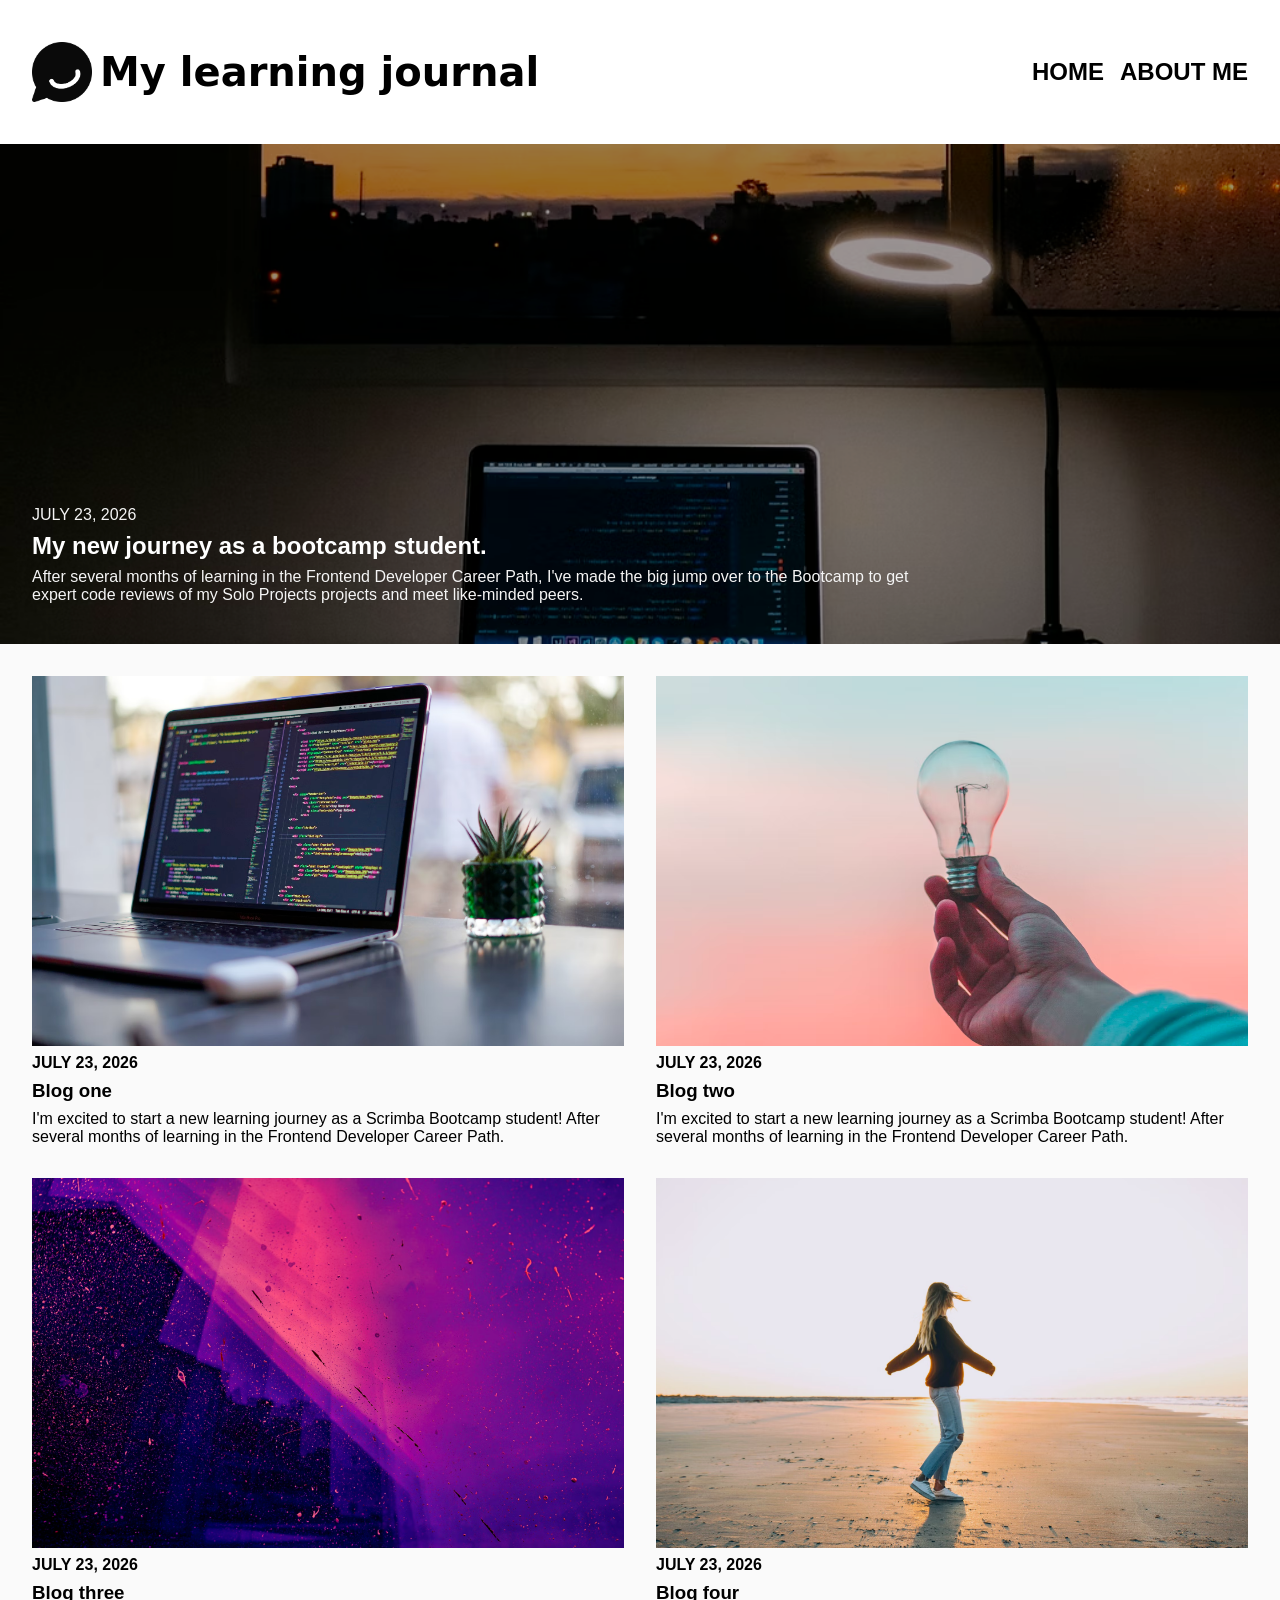
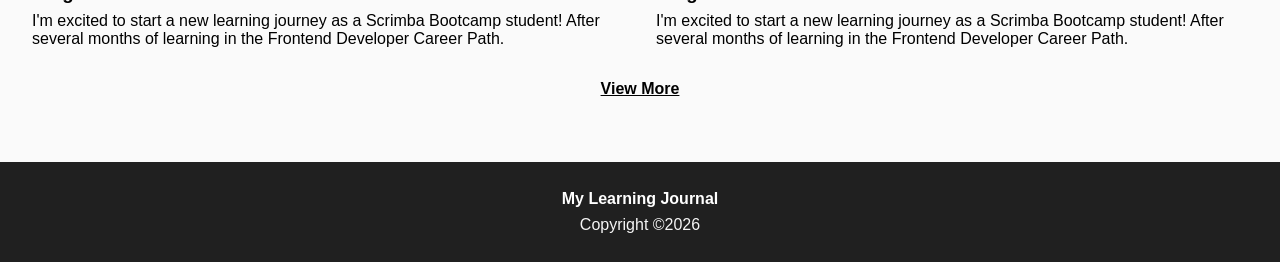
<file: index.html>
<!DOCTYPE html>
<html lang="en">

<head>
    <meta charset="UTF-8">
    <meta name="viewport" content="width=device-width, initial-scale=1.0">
    <link rel="stylesheet" href="index.css">
    <title>Home</title>
</head>

<body>
    <header>
        <div class="container">
            <nav>
                <a href="index.html"><img class="logo" src="images/logo.png" alt="logo"></a>
                <h1 class="logo-title"><a href="index.html">My learning journal</a></h1>
                <ul>
                    <li><a href="index.html">HOME</a></li>
                    <li><a href="about.html">ABOUT ME</a></li>
                </ul>
            </nav>
        </div>
    </header>
    <main>
        <section class="hero">
            <div class="hero-content container">
                <h4 class="date">JULY 23, 2026</h4>
                <h1 class="title">My new journey as a bootcamp student.</h1>
                <p class="summary">
                    After several months of learning in the Frontend Developer Career Path, I've made the big jump over
                    to the Bootcamp to get expert code reviews of my Solo Projects projects and meet like-minded peers.
                </p>
            </div>
        </section>
        <article class="container">
            <section class="blogs">
                <div class="blog-card">
                    <img src="images/blog1.png" alt="blog1">
                    <h4>JULY 23, 2026</h4>
                    <h1><a href="blogx.html">Blog one</a></h1>
                    <p>I'm excited to start a new learning journey as a Scrimba Bootcamp student! After several months
                        of learning in the Frontend Developer Career Path.</p>
                </div>
                <div class="blog-card">
                    <img src="images/blog2.png" alt="blog1">
                    <h4>JULY 23, 2026</h4>
                    <h1><a href="blogx.html">Blog two</a></h1>
                    <p>I'm excited to start a new learning journey as a Scrimba Bootcamp student! After several months
                        of learning in the Frontend Developer Career Path.</p>
                </div>
                <div class="blog-card">
                    <img src="images/blog3.png" alt="blog1">
                    <h4>JULY 23, 2026</h4>
                    <h1><a href="blogx.html">Blog three</a></h1>
                    <p>I'm excited to start a new learning journey as a Scrimba Bootcamp student! After several months
                        of learning in the Frontend Developer Career Path.</p>
                </div>
                <div class="blog-card">
                    <img src="images/blog4.png" alt="blog1">
                    <h4>JULY 23, 2026</h4>
                    <h1><a href="blogx.html">Blog four</a></h1>
                    <p>I'm excited to start a new learning journey as a Scrimba Bootcamp student! After several months
                        of learning in the Frontend Developer Career Path.</p>
                </div>
                <div class="blog-card">
                    <img src="images/blog5.png" alt="blog1">
                    <h4>JULY 23, 2026</h4>
                    <h1><a href="blogx.html">Blog five</a></h1>
                    <p>I'm excited to start a new learning journey as a Scrimba Bootcamp student! After several months
                        of learning in the Frontend Developer Career Path.</p>
                </div>
                <div class="blog-card">
                    <img src="images/blog6.png" alt="blog1">
                    <h4>JULY 23, 2026</h4>
                    <h1><a href="">Blog six</a></h1>
                    <p>I'm excited to start a new learning journey as a Scrimba Bootcamp student! After several months
                        of learning in the Frontend Developer Career Path.</p>
                </div>
                <div class="blog-card">
                    <img src="images/blog7.png" alt="blog1">
                    <h4>JULY 23, 2026</h4>
                    <h1><a href="blogx.html">Blog seven</a></h1>
                    <p>I'm excited to start a new learning journey as a Scrimba Bootcamp student! After several months
                        of learning in the Frontend Developer Career Path.</p>
                </div>
            </section>
            <div class="viewmore-btn">View More</div>
        </article>

    </main>
    <footer>
        <div class="container">
            <div class="footer-content">
                <h4>My Learning Journal</h4>
                <p>Copyright ©2026</p>
            </div>
        </div>
    </footer>
    <script type="module" src="index.js"></script>
</body>

</html>
</file>
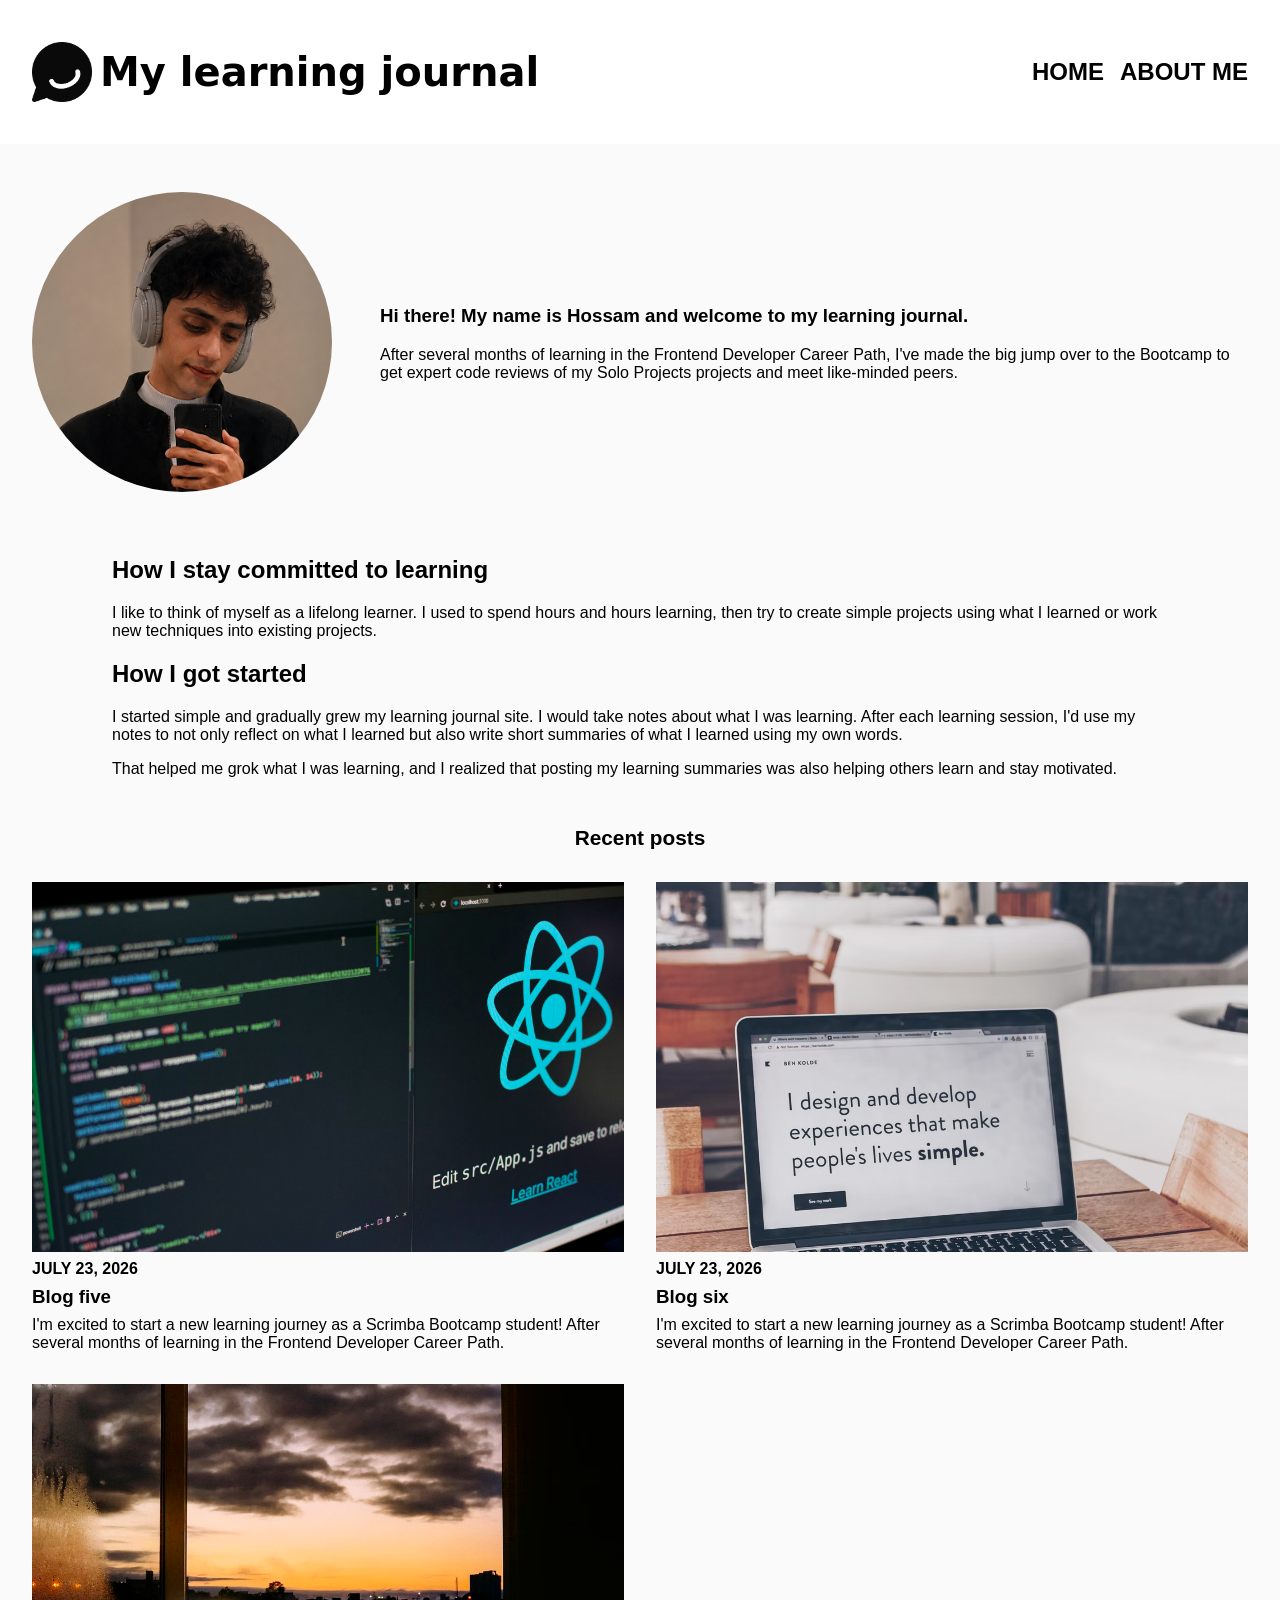
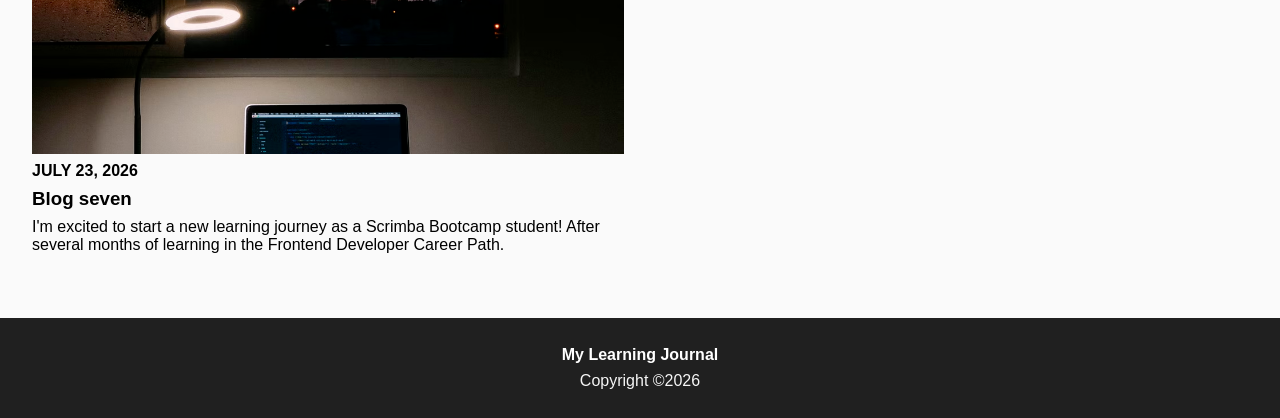
<file: about.html>
<!DOCTYPE html>
<html lang="en">

<head>
    <meta charset="UTF-8">
    <meta name="viewport" content="width=device-width, initial-scale=1.0">
    <link rel="stylesheet" href="index.css">
    <title>About me</title>
</head>

<body>
    <header>
        <div class="container">
            <nav>
                <a href="index.html"><img class="logo" src="images/logo.png" alt="logo"></a>
                <h1 class="logo-title"><a href="index.html">My learning journal</a></h1>
                <ul>
                    <li><a href="index.html">HOME</a></li>
                    <li><a href="about.html">ABOUT ME</a></li>
                </ul>
            </nav>
        </div>
    </header>
    <main>
        <article class="container">
            <section class="about-content">
                <div class="bio">
                    <img class="avatar" src="images/user-avatar.png" alt="avatar">
                    <div>
                        <h1>Hi there! My name is Hossam and welcome to my learning journal.</h1>
                        <p>After several months of learning in the Frontend Developer Career Path, I've made the big
                            jump
                            over
                            to the Bootcamp to get expert code reviews of my Solo Projects projects and meet like-minded
                            peers.
                        </p>
                    </div>

                </div>
                <div class="progress">
                    <h2>How I stay committed to learning</h2>
                    <p>I like to think of myself as a lifelong learner. I used to spend hours and hours learning, then
                        try to create simple projects using what I learned or work new techniques into existing
                        projects.</p>
                    <h2>How I got started</h2>
                    <p>I started simple and gradually grew my learning journal site. I would take notes about what I was
                        learning. After each learning session, I'd use my notes to not only reflect on what I learned
                        but also write short summaries of what I learned using my own words.</p>
                    <p>That helped me grok what I was learning, and I realized that posting my learning summaries was
                        also helping others learn and stay motivated.</p>
                </div>


            </section>
        </article>

        <article class="container">
            <div class="recent-title">Recent posts</div>
            <section class="blogs">

                <div class="blog-card">
                    <img src="images/blog5.png" alt="blog1">
                    <h4>JULY 23, 2026</h4>
                    <h1><a href="">Blog five</a></h1>
                    <p>I'm excited to start a new learning journey as a Scrimba Bootcamp student! After several months
                        of learning in the Frontend Developer Career Path.</p>
                </div>
                <div class="blog-card">
                    <img src="images/blog6.png" alt="blog1">
                    <h4>JULY 23, 2026</h4>
                    <h1><a href="">Blog six</a></h1>
                    <p>I'm excited to start a new learning journey as a Scrimba Bootcamp student! After several months
                        of learning in the Frontend Developer Career Path.</p>
                </div>
                <div class="blog-card">
                    <img src="images/blog7.png" alt="blog1">
                    <h4>JULY 23, 2026</h4>
                    <h1><a href="">Blog seven</a></h1>
                    <p>I'm excited to start a new learning journey as a Scrimba Bootcamp student! After several months
                        of learning in the Frontend Developer Career Path.</p>
                </div>
            </section>

        </article>

    </main>
    <footer>
        <div class="container">
            <div class="footer-content">
                <h4>My Learning Journal</h4>
                <p>Copyright ©2026</p>
            </div>
        </div>
    </footer>
    <script type="module" src="index.js"></script>
</body>

</html>
</file>
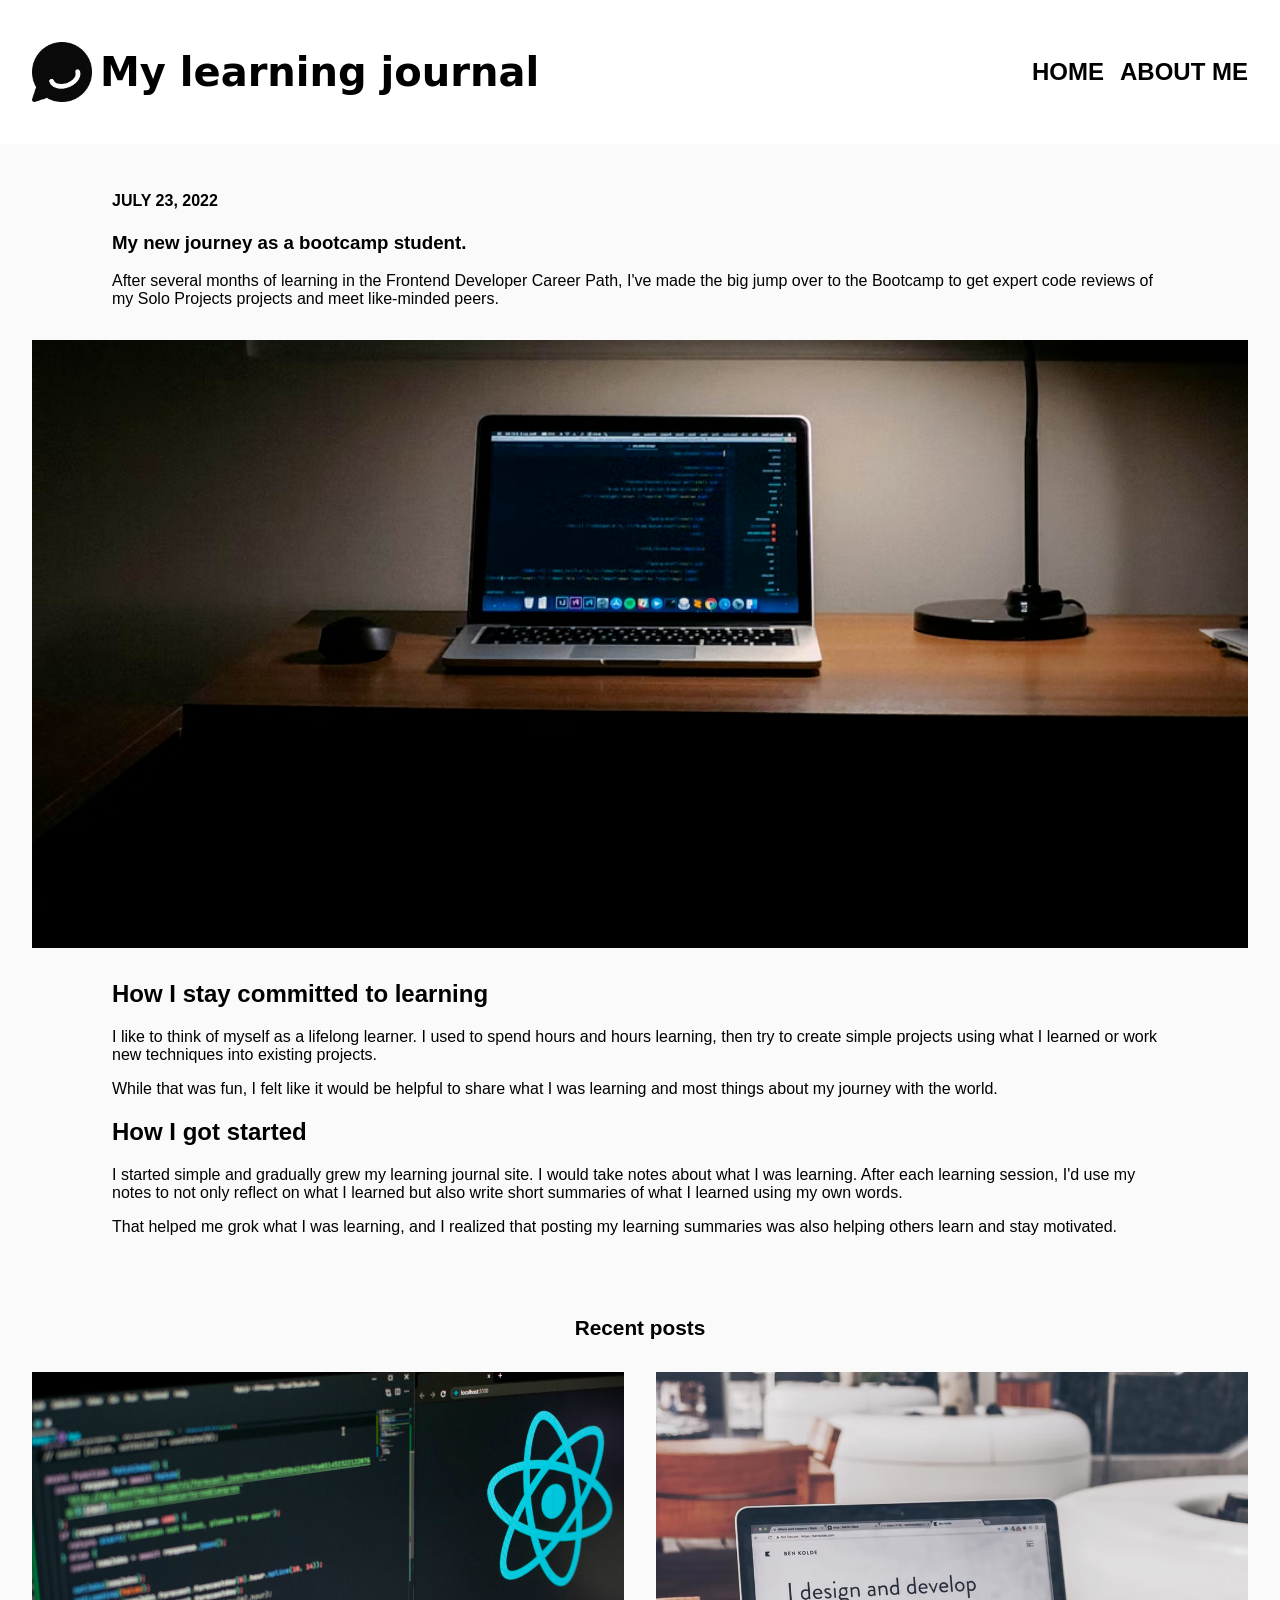
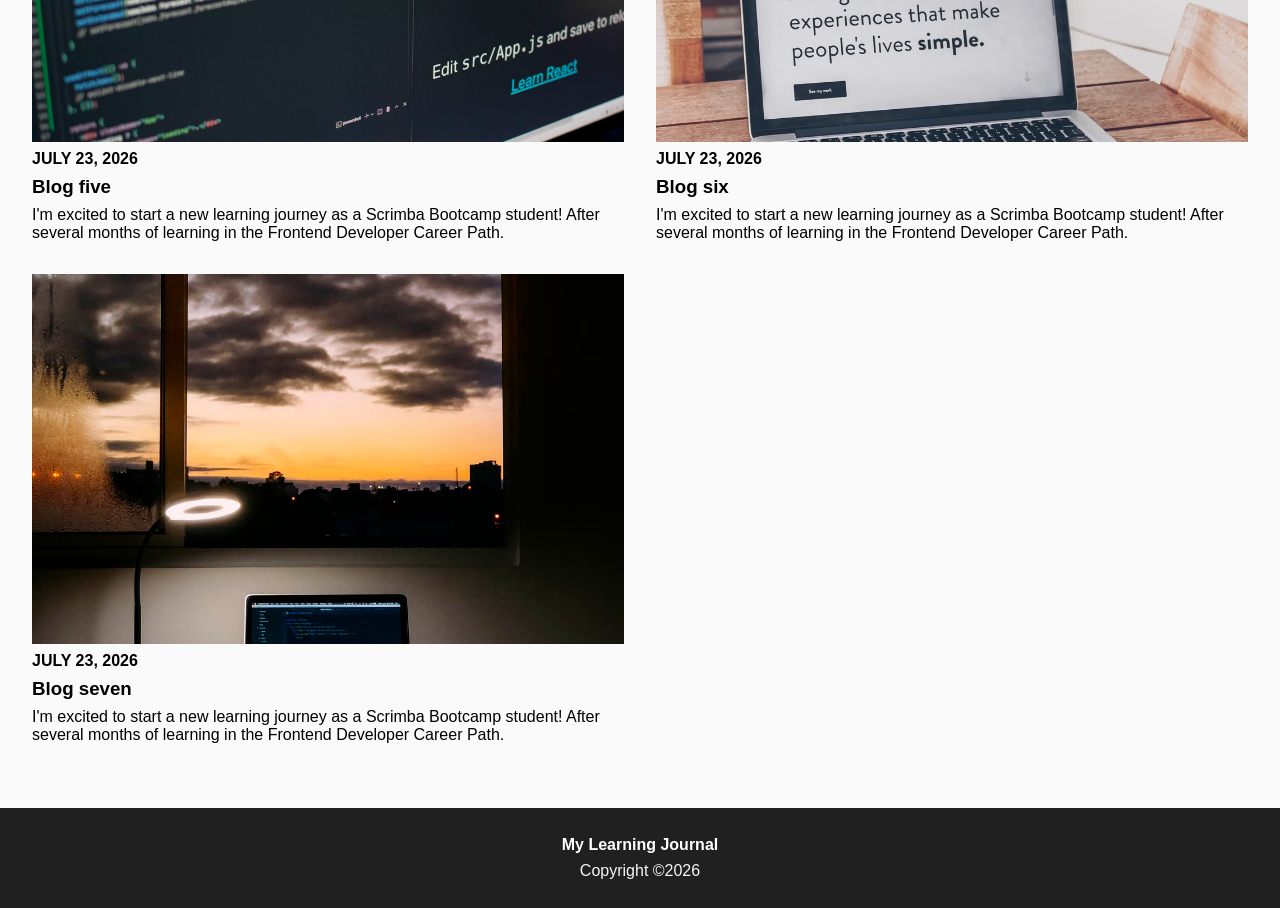
<file: blogx.html>
<!DOCTYPE html>
<html lang="en">

<head>
    <meta charset="UTF-8">
    <meta name="viewport" content="width=device-width, initial-scale=1.0">
    <link rel="stylesheet" href="index.css">
    <title>Blog</title>
</head>

<body>
    <header>
        <div class="container">
            <nav>
                <a href="index.html"><img class="logo" src="images/logo.png" alt="logo"></a>
                <h1 class="logo-title"><a href="index.html">My learning journal</a></h1>
                <ul>
                    <li><a href="index.html">HOME</a></li>
                    <li><a href="about.html">ABOUT ME</a></li>
                </ul>
            </nav>
        </div>
    </header>
    <main>
        <article class="container">
            <section class="blog-content">
                <div class="config">
                    <h4>JULY 23, 2022</h4>
                    <h1>My new journey as a bootcamp student.</h1>
                    <p>After several months of learning in the Frontend Developer Career Path, I've made the big jump
                        over
                        to the Bootcamp to get expert code reviews of my Solo Projects projects and meet like-minded
                        peers.
                    </p>
                </div>
                <img src="images/banner.png" alt="">
                <div class="config">
                    <h2>How I stay committed to learning</h2>
                    <p>I like to think of myself as a lifelong learner. I used to spend hours and hours learning, then
                        try
                        to create simple projects using what I learned or work new techniques into existing projects.
                    </p>
                    <p>While that was fun, I felt like it would be helpful to share what I was learning and most things
                        about my journey with the world.
                    </p>
                    <h2>How I got started</h2>
                    <p>I started simple and gradually grew my learning journal site. I would take notes about what I was
                        learning. After each learning session, I'd use my notes to not only reflect on what I learned
                        but
                        also write short summaries of what I learned using my own words.
                    </p>
                    <p>
                        That helped me grok what I was learning, and I realized that posting my learning summaries was
                        also
                        helping others learn and stay motivated.
                    </p>
                </div>

            </section>
        </article>

        <article class="container">
            <div class="recent-title">Recent posts</div>
            <section class="blogs">

                <div class="blog-card">
                    <img src="images/blog5.png" alt="blog1">
                    <h4>JULY 23, 2026</h4>
                    <h1><a href="">Blog five</a></h1>
                    <p>I'm excited to start a new learning journey as a Scrimba Bootcamp student! After several months
                        of learning in the Frontend Developer Career Path.</p>
                </div>
                <div class="blog-card">
                    <img src="images/blog6.png" alt="blog1">
                    <h4>JULY 23, 2026</h4>
                    <h1><a href="">Blog six</a></h1>
                    <p>I'm excited to start a new learning journey as a Scrimba Bootcamp student! After several months
                        of learning in the Frontend Developer Career Path.</p>
                </div>
                <div class="blog-card">
                    <img src="images/blog7.png" alt="blog1">
                    <h4>JULY 23, 2026</h4>
                    <h1><a href="">Blog seven</a></h1>
                    <p>I'm excited to start a new learning journey as a Scrimba Bootcamp student! After several months
                        of learning in the Frontend Developer Career Path.</p>
                </div>
            </section>

        </article>

    </main>
    <footer>
        <div class="container">
            <div class="footer-content">
                <h4>My Learning Journal</h4>
                <p>Copyright ©2026</p>
            </div>
        </div>
    </footer>
    <script type="module" src="index.js"></script>
</body>

</html>
</file>
<file: index.css>
* {
    box-sizing: border-box;
}

body {
    min-height: 100vh;
    margin: 0;
    background-color: #FAFAFA;
    display: grid;
    grid-template-rows: auto 1fr auto;
}


header {
    width: 100%;
    background-color: white;
}

main {
    width: 100%;
}

footer {
    min-height: 100px;
    background-color: #202020;
    display: flex;
    flex-direction: column;
    justify-content: center;
    margin-top: 4rem;
}

img {
    display: block;
    max-width: 100%;
    height: auto;
}

.container {
    width: min(100% - 4rem, 1400px);
    margin-inline: auto;
}

/*==================================================================*/

/*--------------------------------header----------------------------*/
.logo {
    height: 60px;
}

.logo-title {
    margin-right: auto;
    padding-left: .5rem;
    font-family: system-ui, -apple-system, BlinkMacSystemFont, 'Segoe UI', Roboto, Oxygen, Ubuntu, Cantarell, 'Open Sans', 'Helvetica Neue', sans-serif;
    font-size: 1.2rem;
}

.logo-title a:hover {
    color: black;
}

nav {
    display: flex;
    align-items: center;
    padding-top: 1rem;
    padding-bottom: 1rem;

}

nav ul {
    display: flex;
    flex-direction: row;
    list-style: none;
    gap: 1rem;
    margin: 0;
    padding: 0;
}

nav li {
    cursor: pointer;
    font-size: 1rem;
    font-family: sans-serif;
    font-weight: bold;
}

nav a {
    color: black;
    text-decoration: none;
}

nav a:hover {
    color: rgb(62, 61, 61);
}

/*--------------------------------header----------------------------*/

/*--------------------------------hero------------------------------*/
.hero {
    display: flex;
    flex-direction: column;
    justify-content: flex-end;
    position: relative;
    background-image: url("images/banner.png");
    background-size: cover;
    background-position: 0% 80%;
    background-repeat: no-repeat;
    width: 100%;
    min-height: 400px;
    margin-bottom: 2rem;
}

.hero::before {
    content: "";
    position: absolute;
    inset: 0;
    background: rgba(0, 0, 0, 0.4);
}


.hero>* {
    position: relative;
    z-index: 1;
}

.hero-content {
    color: white;
    font-family: sans-serif;
    padding-bottom: 2.5rem;

}

.hero-content h1,
.hero-content p,
.hero-content h4 {
    margin: 0;
}

.hero-content h1 {
    padding-top: .5rem;
    padding-bottom: .5rem;
}

.hero-content p,
.hero-content h4 {
    font-weight: 400;
    color: whitesmoke;
}

/*--------------------------------hero------------------------------*/

/*--------------------------------Card------------------------------*/

.blogs {
    display: grid;
    grid-template-columns: 1fr;
    gap: 2rem;
}

.blog-card:nth-child(n + 4) {
    display: none;
}

.blogs.show-all .blog-card {
    display: flex;
}

.blog-card {
    display: flex;
    flex-direction: column;
    font-family: sans-serif;
    color: black;
}

.blog-card p,
.blog-card h4,
.blog-card h1 {
    margin: 0;
    padding-top: .5rem;
}



.blog-card a {
    text-decoration: none;
    color: black;
}

.blog-card a:hover {
    color: rgb(62, 61, 61);
}

.blog-card img {
    aspect-ratio: 16 / 10;
    object-fit: cover;
}


.viewmore-btn {
    padding-top: 2rem;
    width: fit-content;
    margin-left: auto;
    margin-right: auto;
    font-weight: bold;
    text-decoration: underline;
    font-family: sans-serif;
    cursor: pointer;
}


/*--------------------------------Card------------------------------*/


/*--------------------------------footer----------------------------*/

.footer-content {
    display: flex;
    flex-direction: column;
    align-items: center;
    justify-content: center;
    color: white;
    font-family: sans-serif;
}

.footer-content h4,
.footer-content p {
    margin: 0;
}

.footer-content p {
    color: whitesmoke;
    padding-top: .5rem;
}


/*--------------------------------footer----------------------------*/
/*=============================About Page===========================*/

.recent-title {
    width: fit-content;
    margin-left: auto;
    margin-right: auto;
    padding-top: 2rem;
    padding-bottom: 2rem;
    font-size: 1.3rem;
    font-weight: bold;
    font-family: sans-serif;
}

.about-content {
    font-family: sans-serif;
}

.bio {
    margin-top: 3rem;
    display: grid;
    grid-template-columns: 1fr;
    align-items: center;
}

.bio img {
    width: 40%;
    aspect-ratio: 1 / 1;
    border-radius: 50%;
    object-fit: cover;
    object-position: center top;
}

.progress {
    margin-top: 4rem;
}


/*=============================About Page===========================*/

/*=============================Blog Page===========================*/
.blog-content {
    margin-top: 3rem;
    font-family: sans-serif;
    margin-bottom: 3rem;
}

.blog-content img {
    width: 100%;
    aspect-ratio: 2 / 1;
    object-fit: cover;
    object-position: center bottom;
    margin-top: 2rem;
    margin-bottom: 2rem;
}

/*=============================Blog Page===========================*/

/*==================================================================*/


@media (min-width: 800px) {
    .hero {
        background-position: 0% 70%;
        height: 500px;
        max-height: 500px;
    }

    .hero-content h1 {
        padding-right: 15rem;
    }

    .hero-content p,
    .hero-content h4 {
        padding-right: 20rem;
    }

    .blogs {
        grid-template-columns: repeat(2, minmax(0, 1fr));
    }

    .blog-card:nth-child(n + 4):nth-child(-n + 4) {
        display: flex;
    }

    nav li {
        font-size: 1.5rem;
    }

    .logo-title {
        font-size: 2.5rem;
    }

    .bio {
        grid-template-columns: minmax(200px, 300px) minmax(0, 1fr);
        gap: 3rem;
    }

    .bio img {
        width: 100%;
        max-width: 300px;
    }

    .progress {
        margin-left: 5rem;
        margin-right: 5rem;
    }

    .config {
        margin-left: 5rem;
        margin-right: 5rem;
    }
}


@media (min-width: 1400px) {
    .hero {
        background-position: 0% 60%;
    }

    .blogs {
        grid-template-columns: repeat(3, minmax(0, 1fr));
    }

    .blog-card:nth-child(n + 4):nth-child(-n + 6) {
        display: flex;
    }
}
</file>
